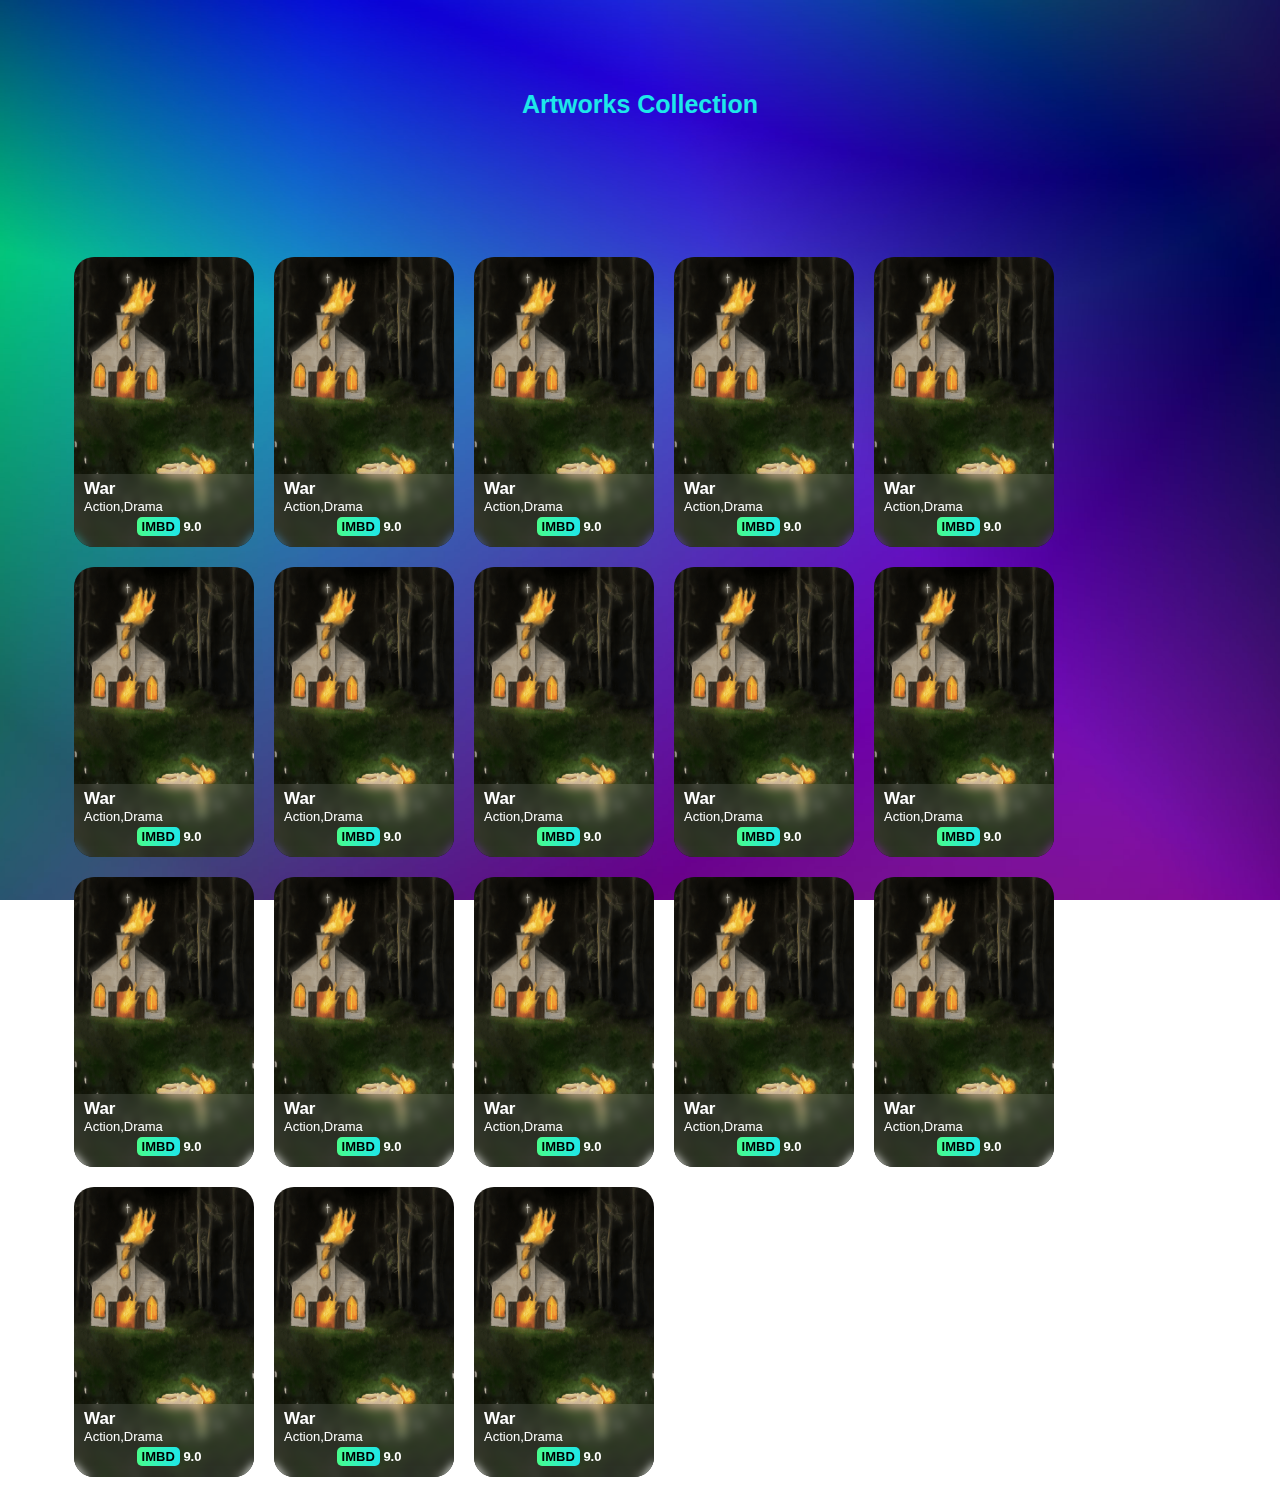
<file: Project/artworks.html>
<!DOCTYPE html>
<html lang="en">
<head>
    <meta charset="UTF-8">
    <meta http-equiv="X-UA-Compatible" content="IE=edge">
    <meta name="viewport" content="width=device-width, initial-scale=1.0">

    <title>NFT Website</title>

    <link rel="stylesheet" href="artworks.css">

   <link rel="stylesheet" href="https://cdnjs.cloudflare.com/ajax/libs/font-awesome/6.2.1/css/all.min.css ">
 

    <link rel="icon" href="fav.jpg">

</head>
<body>
    <h6>Artworks Collection</h6>


<header>
    
    <div class="bx">
        <img src="artworks/img1.png" alt="">
        <div class="content">
            <h3>War</h3>
            <p>Action,Drama</p>
            <h6><span>IMBD</span><i class="fa-solid fa-star-fill"></i> 9.0</h6>
        </div>
    </div>


    <div class="bx">
        <img src="artworks/img1.png" alt="">
        <div class="content">
            <h3>War</h3>
            <p>Action,Drama</p>
            <h6><span>IMBD</span><i class="fa-solid fa-star-fill"></i> 9.0</h6>
        </div>
    </div>


    <div class="bx">
        <img src="artworks/img1.png" alt="">
        <div class="content">
            <h3>War</h3>
            <p>Action,Drama</p>
            <h6><span>IMBD</span><i class="fa-solid fa-star-fill"></i> 9.0</h6>
        </div>
    </div>


    <div class="bx">
        <img src="artworks/img1.png" alt="">
        <div class="content">
            <h3>War</h3>
            <p>Action,Drama</p>
            <h6><span>IMBD</span><i class="fa-solid fa-star-fill"></i> 9.0</h6>
        </div>
    </div>


    <div class="bx">
        <img src="artworks/img1.png" alt="">
        <div class="content">
            <h3>War</h3>
            <p>Action,Drama</p>
            <h6><span>IMBD</span><i class="fa-solid fa-star-fill"></i> 9.0</h6>
        </div>
    </div>



    <div class="bx">
        <img src="artworks/img1.png" alt="">
        <div class="content">
            <h3>War</h3>
            <p>Action,Drama</p>
            <h6><span>IMBD</span><i class="fa-solid fa-star-fill"></i> 9.0</h6>
        </div>
    </div>



    <div class="bx">
        <img src="artworks/img1.png" alt="">
        <div class="content">
            <h3>War</h3>
            <p>Action,Drama</p>
            <h6><span>IMBD</span><i class="fa-solid fa-star-fill"></i> 9.0</h6>
        </div>
    </div>


    <div class="bx">
        <img src="artworks/img1.png" alt="">
        <div class="content">
            <h3>War</h3>
            <p>Action,Drama</p>
            <h6><span>IMBD</span><i class="fa-solid fa-star-fill"></i> 9.0</h6>
        </div>
    </div>


    <div class="bx">
        <img src="artworks/img1.png" alt="">
        <div class="content">
            <h3>War</h3>
            <p>Action,Drama</p>
            <h6><span>IMBD</span><i class="fa-solid fa-star-fill"></i> 9.0</h6>
        </div>
    </div>


    <div class="bx">
        <img src="artworks/img1.png" alt="">
        <div class="content">
            <h3>War</h3>
            <p>Action,Drama</p>
            <h6><span>IMBD</span><i class="fa-solid fa-star-fill"></i> 9.0</h6>
        </div>
    </div>



    <div class="bx">
        <img src="artworks/img1.png" alt="">
        <div class="content">
            <h3>War</h3>
            <p>Action,Drama</p>
            <h6><span>IMBD</span><i class="fa-solid fa-star-fill"></i> 9.0</h6>
        </div>
    </div>



    <div class="bx">
        <img src="artworks/img1.png" alt="">
        <div class="content">
            <h3>War</h3>
            <p>Action,Drama</p>
            <h6><span>IMBD</span><i class="fa-solid fa-star-fill"></i> 9.0</h6>
        </div>
    </div>



    <div class="bx">
        <img src="artworks/img1.png" alt="">
        <div class="content">
            <h3>War</h3>
            <p>Action,Drama</p>
            <h6><span>IMBD</span><i class="fa-solid fa-star-fill"></i> 9.0</h6>
        </div>
    </div>




    <div class="bx">
        <img src="artworks/img1.png" alt="">
        <div class="content">
            <h3>War</h3>
            <p>Action,Drama</p>
            <h6><span>IMBD</span><i class="fa-solid fa-star-fill"></i> 9.0</h6>
        </div>
    </div>




    <div class="bx">
        <img src="artworks/img1.png" alt="">
        <div class="content">
            <h3>War</h3>
            <p>Action,Drama</p>
            <h6><span>IMBD</span><i class="fa-solid fa-star-fill"></i> 9.0</h6>
        </div>
    </div>




    <div class="bx">
        <img src="artworks/img1.png" alt="">
        <div class="content">
            <h3>War</h3>
            <p>Action,Drama</p>
            <h6><span>IMBD</span><i class="fa-solid fa-star-fill"></i> 9.0</h6>
        </div>
    </div>



    <div class="bx">
        <img src="artworks/img1.png" alt="">
        <div class="content">
            <h3>War</h3>
            <p>Action,Drama</p>
            <h6><span>IMBD</span><i class="fa-solid fa-star-fill"></i> 9.0</h6>
        </div>
    </div>


    <div class="bx">
        <img src="artworks/img1.png" alt="">
        <div class="content">
            <h3>War</h3>
            <p>Action,Drama</p>
            <h6><span>IMBD</span><i class="fa-solid fa-star-fill"></i> 9.0</h6>
        </div>
    </div>
    
    
</header>




</body>
</html>
</file>
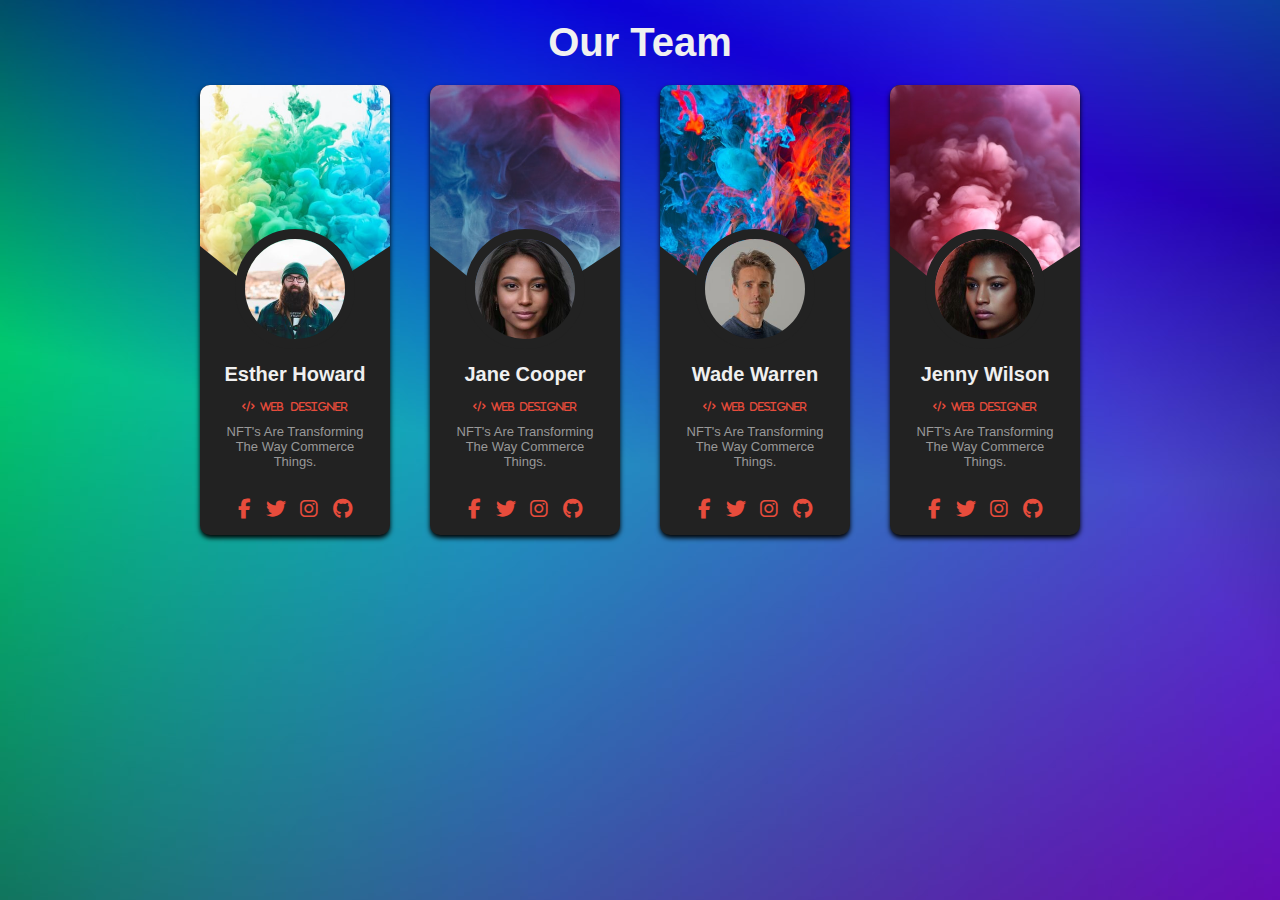
<file: Project/Team.html>
<!DOCTYPE html>
<html lang="en">
<head>
    <meta charset="UTF-8">
    <meta http-equiv="X-UA-Compatible" content="IE=edge">
    <meta name="viewport" content="width=device-width, initial-scale=1.0">

    <title>NFT Website</title>

    <link rel="icon" href="fav.jpg">

    <link rel="stylesheet" href="Team.css">

     <!-- Font-Awesome CDN -->
     <link rel="stylesheet" href="https://cdnjs.cloudflare.com/ajax/libs/font-awesome/6.2.1/css/all.min.css">

</head>
<body background="img/background.jpg">

<h1>Our Team </h1>

<section class="container">
    <div class="card">
        <div class="bg-image">
            <img src="img/smoke1.jpg">
        </div>
        <div class="pic">
            <img src="img/user1.jpg">
        </div>
        <div class="info">
            <h3>Esther Howard</h3>
            <span> <i class="fas fa-code">&NonBreakingSpace; Web &NonBreakingSpace; Designer</i> </span>
            <p>NFT's are transforming the way commerce things.</p>
            <div class="icons">
                <a href="#" class="fab fa-facebook-f"></a>
                <a href="#" class="fab fa-twitter"></a>
                <a href="#" class="fab fa-instagram"></a>
                <a href="#" class="fab fa-github"></a>
            </div>
        </div>
    </div>




    <div class="card">
        <div class="bg-image">
            <img src="img/smoke2.jpg">
        </div>
        <div class="pic">
            <img src="img/user2.jpg">
        </div>
        <div class="info">
            <h3>Jane Cooper</h3>
            <span> <i class="fas fa-code">&NonBreakingSpace; Web &NonBreakingSpace;Designer</i> </span>
            <p>NFT's are transforming the way commerce things.</p>
            <div class="icons">
                <a href="#" class="fab fa-facebook-f"></a>
                <a href="#" class="fab fa-twitter"></a>
                <a href="#" class="fab fa-instagram"></a>
                <a href="#" class="fab fa-github"></a>
            </div>
        </div>
    </div>




    <div class="card">
        <div class="bg-image">
            <img src="img/smoke3.jpg">
        </div>
        <div class="pic">
            <img src="img/user3.jpg">
        </div>
        <div class="info">
            <h3>Wade Warren</h3>
            <span> <i class="fas fa-code">&NonBreakingSpace; Web &NonBreakingSpace;Designer</i> </span>
            <p>NFT's are transforming the way commerce things.</p>
            <div class="icons">
                <a href="#" class="fab fa-facebook-f"></a>
                <a href="#" class="fab fa-twitter"></a>
                <a href="#" class="fab fa-instagram"></a>
                <a href="#" class="fab fa-github"></a>
            </div>
        </div>
    </div>




    <div class="card">
        <div class="bg-image">
            <img src="img/smoke4.jpg">
        </div>
        <div class="pic">
            <img src="img/user4.jpg">
        </div>
        <div class="info">
            <h3>Jenny Wilson</h3>
            <span> <i class="fas fa-code">&NonBreakingSpace; Web &NonBreakingSpace;Designer</i> </span>
            <p>NFT's are transforming the way commerce things.</p>
            <div class="icons">
                <a href="#" class="fab fa-facebook-f"></a>
                <a href="#" class="fab fa-twitter"></a>
                <a href="#" class="fab fa-instagram"></a>
                <a href="#" class="fab fa-github"></a>
            </div>
        </div>
    </div>

</section>



    
</body>
</html>
</file>
<file: Project/artworks.css>
* {
    padding: 0%;
    margin: 0%;
    box-sizing: border-box;
}

body {
    width: 100%;
    height: 100vh;
    background: url(img/background.jpg)no-repeat center center/cover;
    background-attachment: fixed;
    font-family: sans-serif;
}

h6 {
    text-align: center;
    justify-content: center;
    font-size: 25px;
    color: #1de7ea;
    padding-top: 7%;
}

header {
    margin: 10% auto;
    width: 90%;
    height: auto;
    /* border: 1px solid #fff; */
    display: flex;
    flex-wrap: wrap;
}

.bx {
    position: relative;
    width: 180px;
    height: 290px;
    /* border: 1px solid #fff; */
    margin: 10px;
    border-radius: 20px;
}

.bx img {
    width: 100%;
    height: 100%;
    border-radius: 20px;
}

.bx .content {
    width: 100%;
    height: 25%;
    position: absolute;
    /* background: green; */
    background: rgb(255, 255, 255, 0.1);
    backdrop-filter: blur(5px);
    border-radius: 0px 0px 20px 20px;
    z-index: 1;
    bottom: 0;
}

/* .box .content::before {
    position: absolute;
    content: '';
    width: 100%;
    height: 100%;  
    border-radius: 0px 0px 20px 20px;  
} */

.content h3 {
    color: #fff;
    padding: 5px 0px 0px 10px;
    font-size: 17px;
}

.content p {
    color: #fff;
    padding: 0px 0px 5px 10px;
    font-size: 13px;
}

.content h6 {
    color: #fff;
    padding: 0px 0px 5px 10px;
    font-size: 13px;
}

.content h6 span {
    color: #000;

    background: linear-gradient(
    90deg, #48fc8b, #1de7ea);
    
    padding: 2px 5px;
    border-radius: 5px;
}

/* .content h6 span i {
    font-size: 15px;
    color:yellow;    
    margin-left: 5px;
} */
</file>
<file: Project/Team.css>
* {
    margin: 0;
    padding: 0;
    box-sizing: border-box;
    text-transform: capitalize;
    transition: all 0.2s linear;
    font-family: Verdana, Geneva, Tahoma, sans-serif;
}

/* body {
    background: image(img/background.jpg);
} */

h1 {
    font-size: 40px;
    margin-top: 20px;
    color: #f0f0f0;
    text-align: center;
}

.container {
    display: flex;
    justify-content: center;
    flex-wrap: wrap;
}

.card {
    height: 450px;
    width: 190px;
    margin: 20px;
    box-shadow: 0 3px 5px #000;
    border-radius: 10px;
    overflow: hidden;
    text-align: center;
    background-color: #222;
}

.card .bg-image img {
    width: 100%;
    height: 230px;
    object-fit: cover;
    clip-path: polygon(0 0, 100% 0%, 100% 70%, 45% 100%, 0 70%);
    
}

.card .pic img {
    height: 120px;
    width: 120px;
    border-radius: 50%;
    border: 10px solid #222;
    margin-top: -90px;
    position: relative;
}

.card .info h3 {
    color: #f0f0f0;
    font-size: 20px;
    padding: 10px 0;
}

.card .info span {
    color: #e74c3c;
    font-size: 10px;
}

.card .info p {
    color: #999;
    font-size: 13px;
    padding: 10px 20px;
}

.card .info .icons a {
    font-size: 20px;
    text-decoration: none;
    color: #e74c3c;
    margin-top: 20px;
    padding:0 5px;
}

.card .info .icons a:hover {
    color: #f0f0f0;
}
</file>
